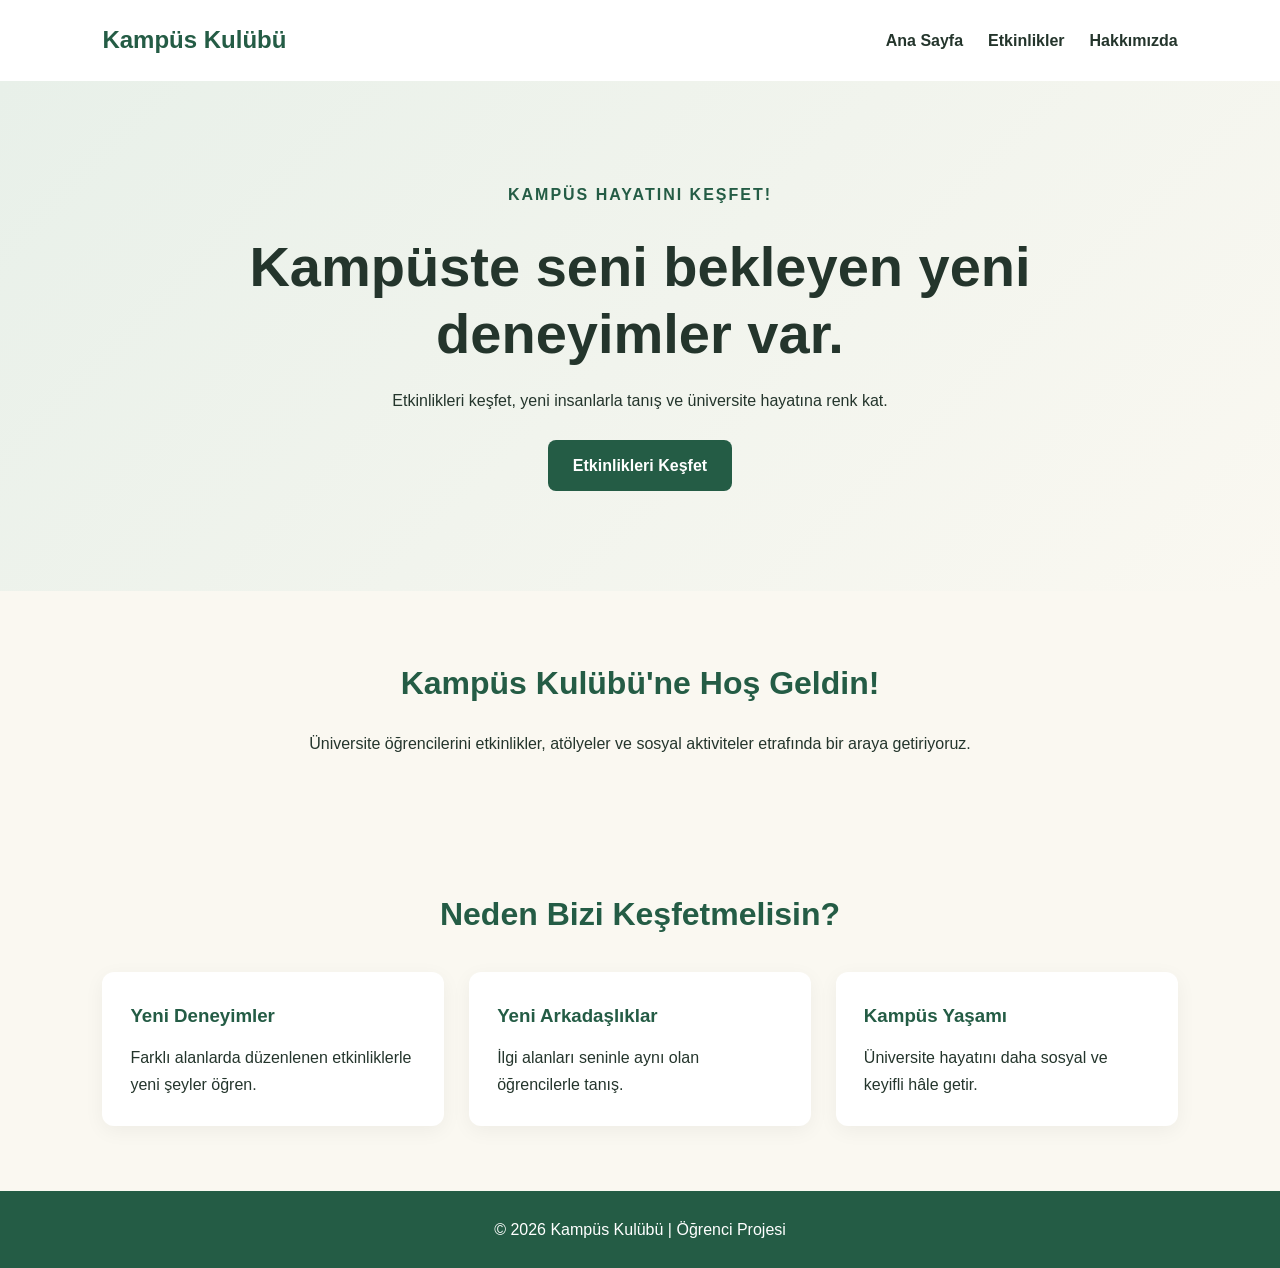
<file: index.html>
<!DOCTYPE html><html lang="tr">
<head>
    <meta charset="UTF-8">
    <meta name="viewport" content="width=device-width, initial-scale=1.0">
    <title>Kampüs Kulübü | Ana Sayfa</title>
    <link rel="stylesheet" href="style.css">
</head>
<body>
    <header>
        <nav class="navbar">
            <a class="logo" href="index.html">Kampüs Kulübü</a>
            <ul class="nav-links">
                <li><a href="index.html">Ana Sayfa</a></li>
                <li><a href="etkinlikler.html">Etkinlikler</a></li>
                <li><a href="hakkimizda.html">Hakkımızda</a></li>
            </ul>
        </nav>
    </header><main>
    <section class="hero">
        <p class="eyebrow">Kampüs hayatını keşfet!</p>
        <h1>Kampüste seni bekleyen yeni deneyimler var.</h1>
        <p>Etkinlikleri keşfet, yeni insanlarla tanış ve üniversite hayatına renk kat.</p>
        <a class="button" href="etkinlikler.html">Etkinlikleri Keşfet</a>
    </section>

    <section class="intro">
        <h2>Kampüs Kulübü'ne Hoş Geldin!</h2>
        <p>Üniversite öğrencilerini etkinlikler, atölyeler ve sosyal aktiviteler etrafında bir araya getiriyoruz.</p>
    </section>

    <section class="featured">
        <h2>Neden Bizi Keşfetmelisin?</h2>
        <div class="card-grid">
            <article class="card">
                <h3>Yeni Deneyimler</h3>
                <p>Farklı alanlarda düzenlenen etkinliklerle yeni şeyler öğren.</p>
            </article>
            <article class="card">
                <h3>Yeni Arkadaşlıklar</h3>
                <p>İlgi alanları seninle aynı olan öğrencilerle tanış.</p>
            </article>
            <article class="card">
                <h3>Kampüs Yaşamı</h3>
                <p>Üniversite hayatını daha sosyal ve keyifli hâle getir.</p>
            </article>
        </div>
    </section>
</main>

<footer>
    <p>&copy; 2026 Kampüs Kulübü | Öğrenci Projesi</p>
</footer>

</body>
</html>
</file>
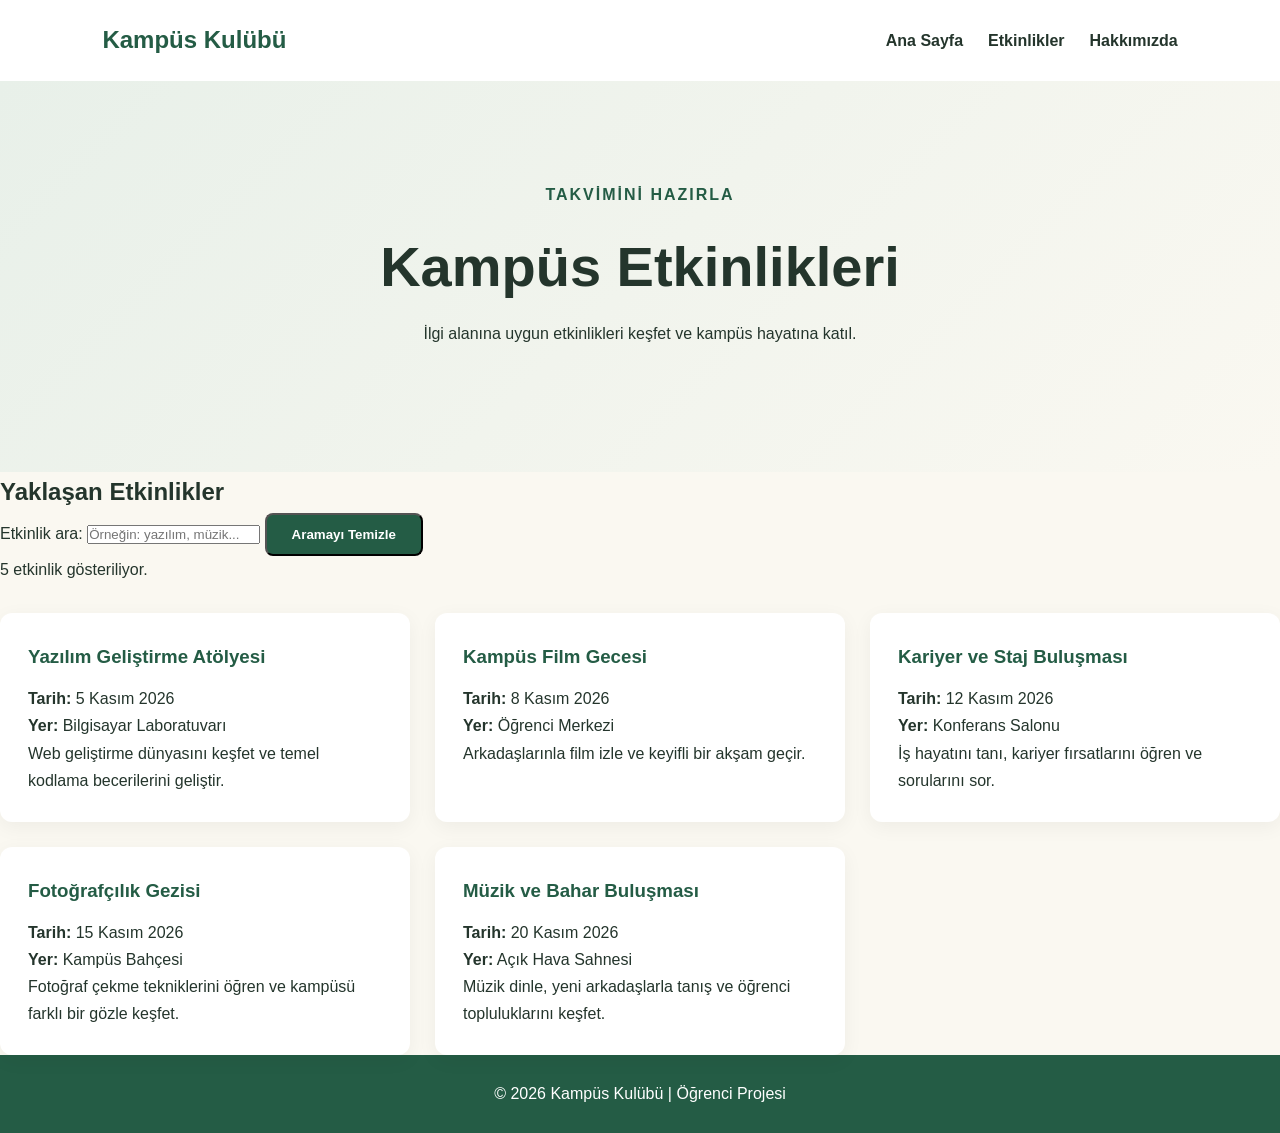
<file: etkinlikler.html>
<!DOCTYPE html><html lang="tr">
<head>
    <meta charset="UTF-8">
    <meta name="viewport" content="width=device-width, initial-scale=1.0">
    <title>Etkinlikler | Kampüs Kulübü</title>
    <link rel="stylesheet" href="style.css">
    <script src="script.js" defer></script>
</head>
<body>
    <header>
        <nav class="navbar">
            <a class="logo" href="index.html">Kampüs Kulübü</a>
            <ul class="nav-links">
                <li><a href="index.html">Ana Sayfa</a></li>
                <li><a href="etkinlikler.html">Etkinlikler</a></li>
                <li><a href="hakkimizda.html">Hakkımızda</a></li>
            </ul>
        </nav>
    </header><main>
    <section class="hero">
        <p class="eyebrow">Takvimini Hazırla</p>
        <h1>Kampüs Etkinlikleri</h1>
        <p>İlgi alanına uygun etkinlikleri keşfet ve kampüs hayatına katıl.</p>
    </section>

    <section class="events-section">
        <h2>Yaklaşan Etkinlikler</h2>

        <div class="search-area">
            <label for="eventSearch">Etkinlik ara:</label>
            <input
                type="search"
                id="eventSearch"
                placeholder="Örneğin: yazılım, müzik..."
                autocomplete="off"
            >
            <button type="button" id="clearSearch" class="button">
                Aramayı Temizle
            </button>
        </div>

        <p id="resultCount" aria-live="polite">5 etkinlik gösteriliyor.</p>

        <div class="card-grid" id="eventList">
            <article class="card event-card">
                <h3>Yazılım Geliştirme Atölyesi</h3>
                <p><strong>Tarih:</strong> 5 Kasım 2026</p>
                <p><strong>Yer:</strong> Bilgisayar Laboratuvarı</p>
                <p>Web geliştirme dünyasını keşfet ve temel kodlama becerilerini geliştir.</p>
            </article>

            <article class="card event-card">
                <h3>Kampüs Film Gecesi</h3>
                <p><strong>Tarih:</strong> 8 Kasım 2026</p>
                <p><strong>Yer:</strong> Öğrenci Merkezi</p>
                <p>Arkadaşlarınla film izle ve keyifli bir akşam geçir.</p>
            </article>

            <article class="card event-card">
                <h3>Kariyer ve Staj Buluşması</h3>
                <p><strong>Tarih:</strong> 12 Kasım 2026</p>
                <p><strong>Yer:</strong> Konferans Salonu</p>
                <p>İş hayatını tanı, kariyer fırsatlarını öğren ve sorularını sor.</p>
            </article>

            <article class="card event-card">
                <h3>Fotoğrafçılık Gezisi</h3>
                <p><strong>Tarih:</strong> 15 Kasım 2026</p>
                <p><strong>Yer:</strong> Kampüs Bahçesi</p>
                <p>Fotoğraf çekme tekniklerini öğren ve kampüsü farklı bir gözle keşfet.</p>
            </article>

            <article class="card event-card">
                <h3>Müzik ve Bahar Buluşması</h3>
                <p><strong>Tarih:</strong> 20 Kasım 2026</p>
                <p><strong>Yer:</strong> Açık Hava Sahnesi</p>
                <p>Müzik dinle, yeni arkadaşlarla tanış ve öğrenci topluluklarını keşfet.</p>
            </article>
        </div>

        <p id="noResults" hidden>Aramanla eşleşen etkinlik bulunamadı.</p>
    </section>
</main>

<footer>
    <p>&copy; 2026 Kampüs Kulübü | Öğrenci Projesi</p>
</footer>

</body>
</html>
</file>
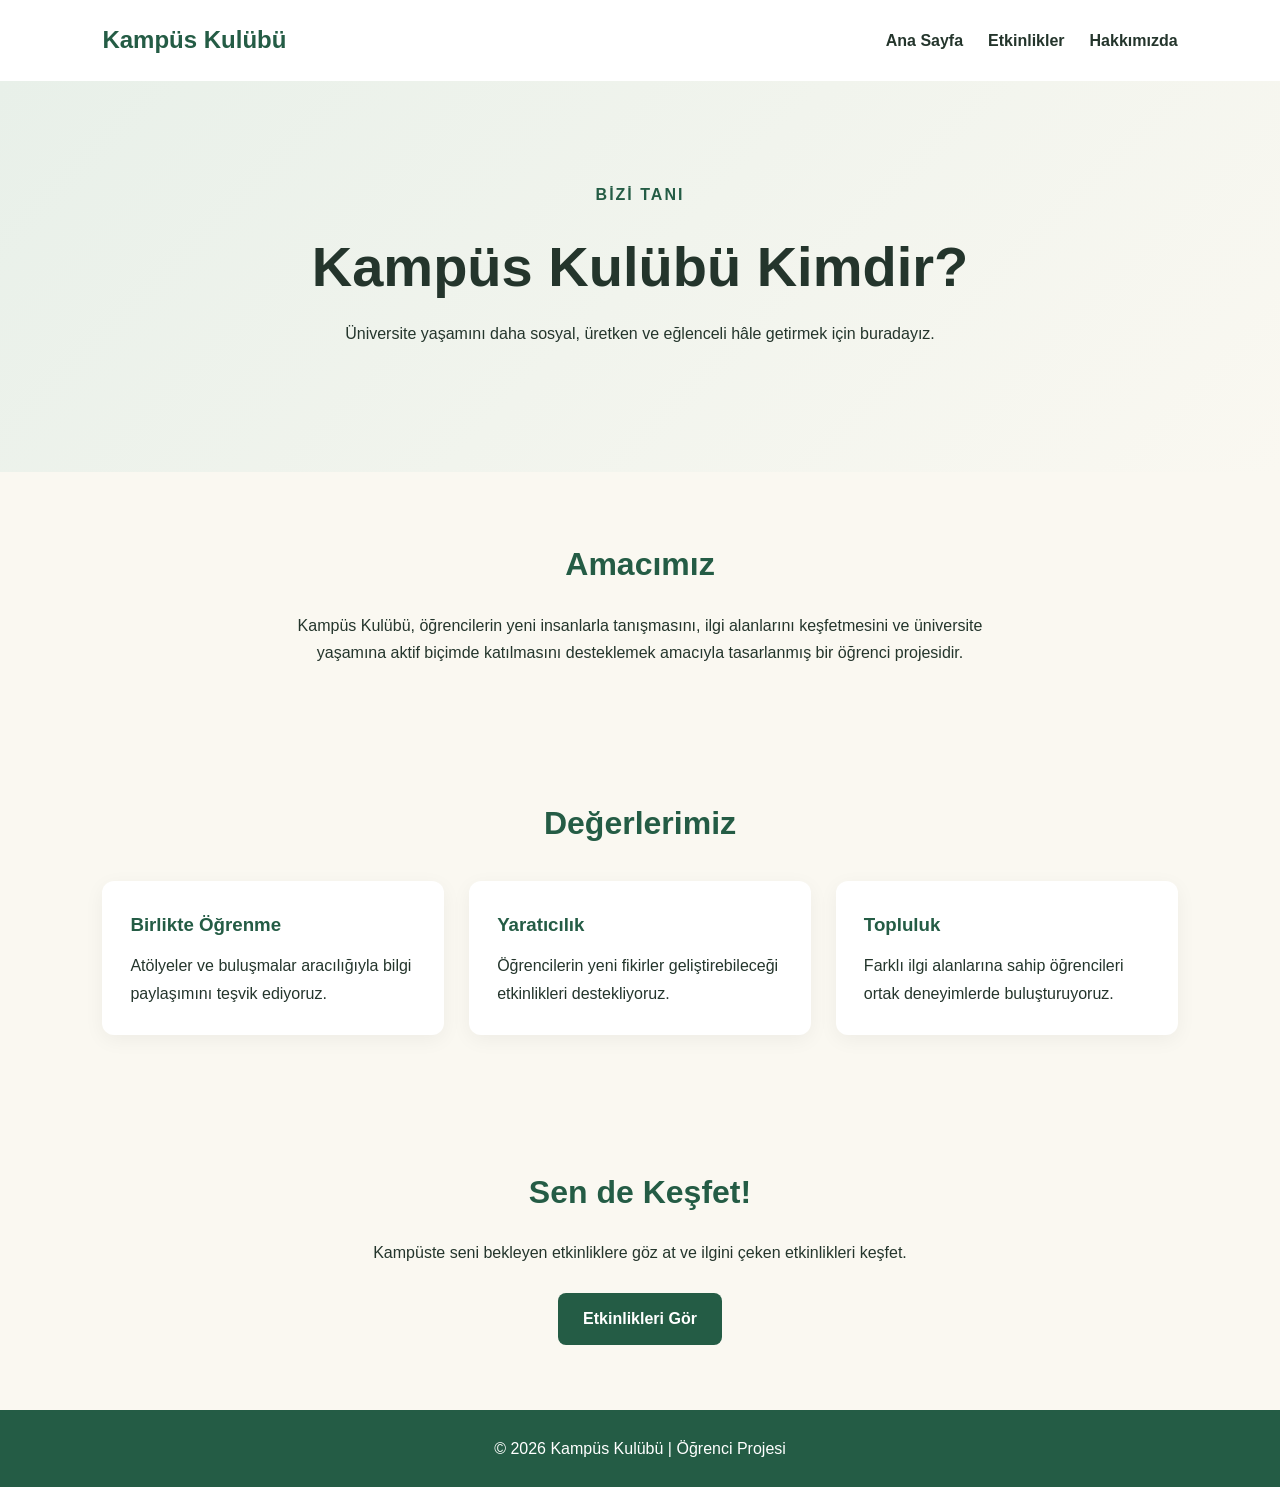
<file: hakkimizda.html>
<!DOCTYPE html><html lang="tr">
<head>
    <meta charset="UTF-8">
    <meta name="viewport" content="width=device-width, initial-scale=1.0">
    <meta name="description" content="Kampüs Kulübü'nün amacı, değerleri ve öğrencilere sunduğu fırsatlar.">
    <title>Hakkımızda | Kampüs Kulübü</title>
    <link rel="stylesheet" href="style.css">
</head>
<body>
    <header>
        <nav class="navbar">
            <a class="logo" href="index.html">Kampüs Kulübü</a>
            <ul class="nav-links">
                <li><a href="index.html">Ana Sayfa</a></li>
                <li><a href="etkinlikler.html">Etkinlikler</a></li>
                <li><a href="hakkimizda.html">Hakkımızda</a></li>
            </ul>
        </nav>
    </header><main>
    <section class="hero">
        <p class="eyebrow">Bizi Tanı</p>
        <h1>Kampüs Kulübü Kimdir?</h1>
        <p>Üniversite yaşamını daha sosyal, üretken ve eğlenceli hâle getirmek için buradayız.</p>
    </section>

    <section class="intro">
        <h2>Amacımız</h2>
        <p>
            Kampüs Kulübü, öğrencilerin yeni insanlarla tanışmasını,
            ilgi alanlarını keşfetmesini ve üniversite yaşamına aktif
            biçimde katılmasını desteklemek amacıyla tasarlanmış bir
            öğrenci projesidir.
        </p>
    </section>

    <section class="featured">
        <h2>Değerlerimiz</h2>

        <div class="card-grid">
            <article class="card">
                <h3>Birlikte Öğrenme</h3>
                <p>Atölyeler ve buluşmalar aracılığıyla bilgi paylaşımını teşvik ediyoruz.</p>
            </article>

            <article class="card">
                <h3>Yaratıcılık</h3>
                <p>Öğrencilerin yeni fikirler geliştirebileceği etkinlikleri destekliyoruz.</p>
            </article>

            <article class="card">
                <h3>Topluluk</h3>
                <p>Farklı ilgi alanlarına sahip öğrencileri ortak deneyimlerde buluşturuyoruz.</p>
            </article>
        </div>
    </section>

    <section class="intro">
        <h2>Sen de Keşfet!</h2>
        <p>Kampüste seni bekleyen etkinliklere göz at ve ilgini çeken etkinlikleri keşfet.</p>
        <br>
        <a class="button" href="etkinlikler.html">Etkinlikleri Gör</a>
    </section>
</main>

<footer>
    <p>&copy; 2026 Kampüs Kulübü | Öğrenci Projesi</p>
</footer>

</body>
</html>
</file>
<file: style.css>
/* Genel ayarlar */

* {
  margin: 0;
  padding: 0;
  box-sizing: border-box;
  }

:root {
--green: #245c45;
--light-green: #e8f0e9;
--cream: #faf8f1;
--dark: #24352c;
--white: #ffffff;
}

body {
font-family: Arial, sans-serif;
background-color: var(--cream);
color: var(--dark);
line-height: 1.7;
}

a {
text-decoration: none;
}

.navbar {
display: flex;
justify-content: space-between;
align-items: center;
padding: 20px 8%;
background-color: var(--white);
box-shadow: 0 2px 10px rgba(0, 0, 0, 0.05);
}

.logo {
color: var(--green);
font-size: 1.5rem;
font-weight: bold;
}

.nav-links {
display: flex;
gap: 25px;
list-style: none;
}

.nav-links a {
color: var(--dark);
font-weight: 600;
transition: color 0.3s;
}

.nav-links a:hover {
color: var(--green);
}

.hero {
padding: 100px 8%;
text-align: center;
background: linear-gradient(135deg, var(--light-green), var(--cream));
}

.eyebrow {
color: var(--green);
font-weight: bold;
letter-spacing: 2px;
text-transform: uppercase;
margin-bottom: 15px;
}

.hero h1 {
max-width: 800px;
margin: 0 auto 20px;
font-size: clamp(2rem, 5vw, 3.5rem);
line-height: 1.2;
}

.hero p {
max-width: 650px;
margin: 0 auto 25px;
}

.button {
display: inline-block;
padding: 12px 25px;
background-color: var(--green);
color: var(--white);
border-radius: 8px;
font-weight: bold;
transition: background-color 0.3s, transform 0.3s;
}

.button:hover {
background-color: #173e2e;
transform: translateY(-2px);
}

.intro,
.featured {
padding: 65px 8%;
text-align: center;
}

.intro h2,
.featured h2 {
margin-bottom: 20px;
color: var(--green);
font-size: 2rem;
}

.intro p {
max-width: 700px;
margin: 0 auto;
}

.card-grid {
display: grid;
grid-template-columns: repeat(3, minmax(0, 1fr));
gap: 25px;
margin-top: 30px;
text-align: left;
}

.card {
padding: 28px;
background-color: var(--white);
border-radius: 12px;
box-shadow: 0 5px 20px rgba(0, 0, 0, 0.05);
transition: transform 0.3s, box-shadow 0.3s;
}

.card:hover {
transform: translateY(-5px);
box-shadow: 0 10px 25px rgba(0, 0, 0, 0.1);
}

.card h3 {
color: var(--green);
margin-bottom: 12px;
}

footer {
padding: 25px;
text-align: center;
background-color: var(--green);
color: var(--white);
}

@media (max-width: 700px) {
.navbar {
flex-direction: column;
gap: 15px;
padding: 20px 5%;
}

.nav-links {
    flex-wrap: wrap;
    justify-content: center;
    gap: 12px 18px;
}

.hero {
    padding: 65px 6%;
}

.intro,
.featured {
    padding: 45px 6%;
}

.card-grid {
    grid-template-columns: 1fr;
}

}
</file>
